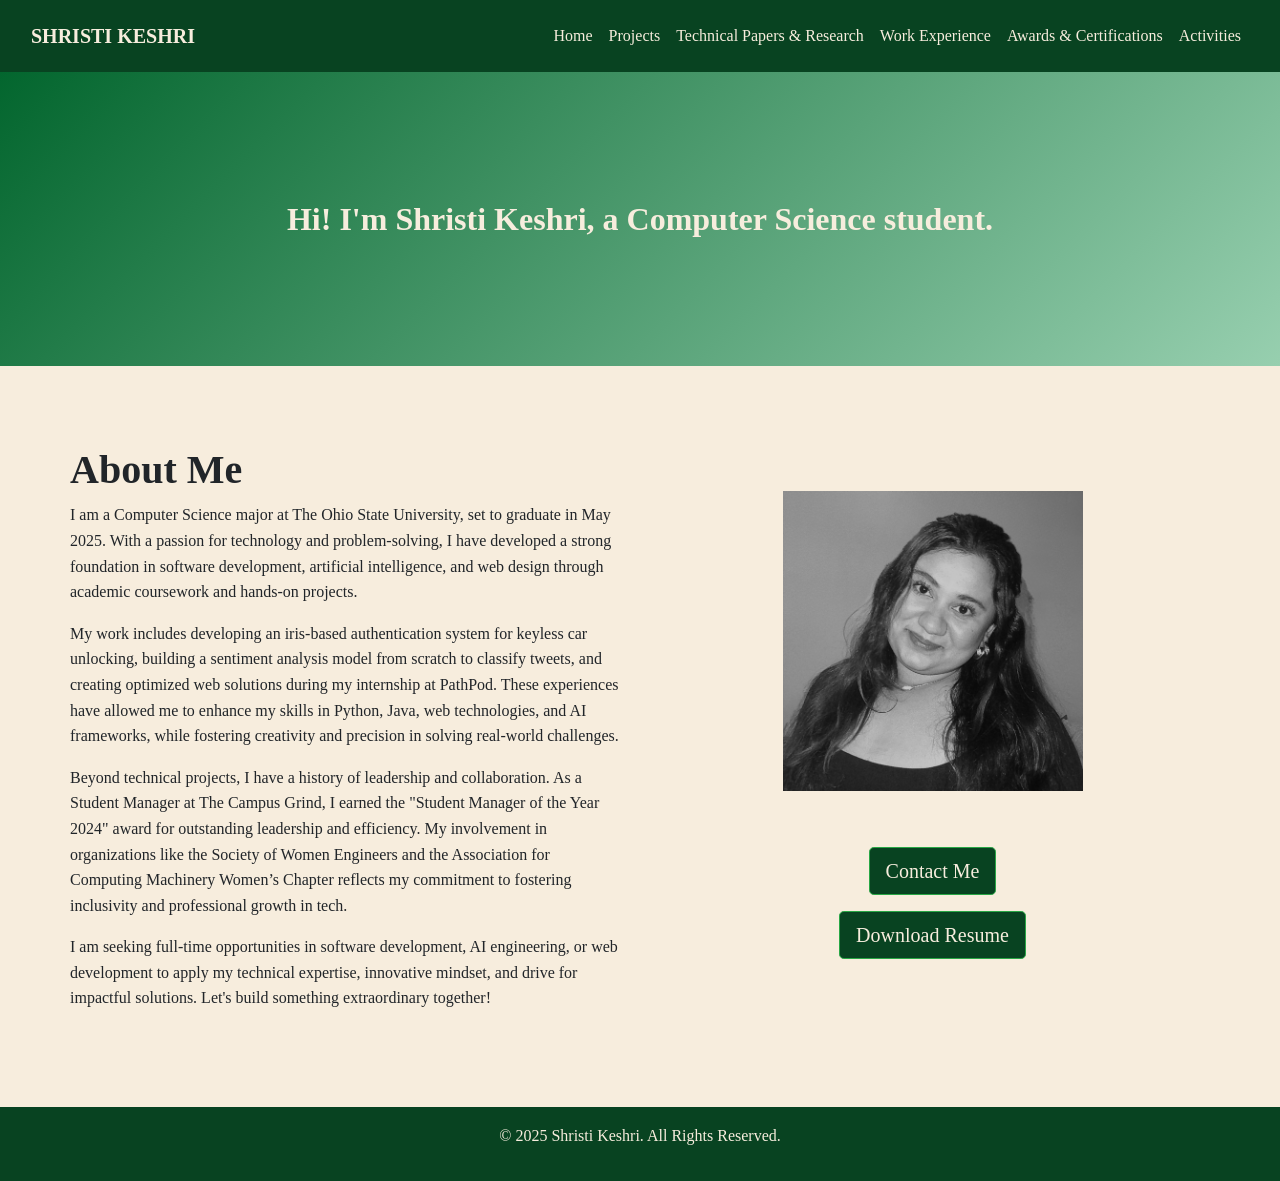
<file: index.html>
<!DOCTYPE html>
<html lang="en">
<head>
    <meta charset="UTF-8">
    <meta name="viewport" content="width=device-width, initial-scale=1.0">
    <title>Portfolio - Shristi Keshri</title>

    <!-- Bootstrap CSS -->
    <link href="https://stackpath.bootstrapcdn.com/bootstrap/4.5.2/css/bootstrap.min.css" rel="stylesheet">

    <!-- Font Awesome -->
    <link href="https://cdnjs.cloudflare.com/ajax/libs/font-awesome/5.15.3/css/all.min.css" rel="stylesheet">

    <!-- Custom CSS -->
    <link rel="stylesheet" href="style.css">
</head>
<body style="background-color: #f7eddd;">
    <!-- Navbar -->
    <nav class="navbar navbar-expand-lg navbar-dark" style="background-color: #084321;">
        <div class="container-fluid">
            <a class="navbar-brand" href="index.html">SHRISTI KESHRI</a>
            <button class="navbar-toggler" type="button" data-bs-toggle="collapse" data-bs-target="#navbarNav" aria-controls="navbarNav" aria-expanded="false" aria-label="Toggle navigation">
                <span class="navbar-toggler-icon"></span>
            </button>
            <div class="collapse navbar-collapse justify-content-end" id="navbarNav">
                <ul class="navbar-nav">
                    <li class="nav-item"><a class="nav-link" href="index.html">Home</a></li>
                    <li class="nav-item"><a class="nav-link" href="projects.html">Projects</a></li>
                    <li class="nav-item"><a class="nav-link" href="technical.html">Technical Papers & Research</a></li>
                    <li class="nav-item"><a class="nav-link" href="work-experience.html">Work Experience</a></li>
                    <li class="nav-item"><a class="nav-link" href="awards-certifications.html">Awards & Certifications</a></li>
                    <li class="nav-item"><a class="nav-link" href="activities.html">Activities</a></li>
                </ul>
            </div>
        </div>
    </nav>

    <!-- Header -->
    <header class="text-white text-center py-5">
        <h2>Hi! I'm Shristi Keshri, a Computer Science student.</h2>
    </header>

    <!-- About Section -->
    <section id="about" class="container my-5">
        <div class="row align-items-center">
            <!-- Left Column: About Me Text -->
            <div class="col-md-6">
         <h1><b>About Me</b></h1>
         <p>
            I am a Computer Science major at The Ohio State University, set to graduate in May 2025. 
            With a passion for technology and problem-solving, I have developed a strong foundation in software development, 
            artificial intelligence, and web design through academic coursework and hands-on projects.
        </p>
         <p>
            My work includes developing an iris-based authentication system for keyless car unlocking, 
            building a sentiment analysis model from scratch to classify tweets, and creating optimized web solutions 
            during my internship at PathPod. These experiences have allowed me to enhance my skills in Python, Java, web 
            technologies, and AI frameworks, while fostering creativity and precision in solving real-world challenges.
        </p>
        <p>
            Beyond technical projects, I have a history of leadership and collaboration. As a 
            Student Manager at The Campus Grind, I earned the "Student Manager of the Year 2024" 
            award for outstanding leadership and efficiency. My involvement in organizations like the 
            Society of Women Engineers and the Association for Computing Machinery Women’s Chapter reflects my 
            commitment to fostering inclusivity and professional growth in tech.
        </p>
        <p>
            I am seeking full-time opportunities in software development, AI engineering, or web development 
            to apply my technical expertise, innovative mindset, and drive for impactful solutions. Let's build something extraordinary together!
        </p>
        </div>

        <!-- Right Column: Profile Photo -->
        <div class="col-md-6 text-center">
            <img src="images/portrait.jpg" alt="Shristi Keshri" class="profile-photo">

            <!-- Contact and Resume Section -->
            <section id="contact-resume" class="my-4">
                <div class="row justify-content-center">
                    <!-- Contact Button -->
                    <div class="col-12 mb-3">
                        <a href="mailto:shristikeshri2110@gmail.com" class="btn btn-success btn-lg w-70">Contact Me</a>
                    </div>
                    <!-- Download Resume Button -->
                    <div class="col-12">
                        <a href="ShristiKeshri_Resume.pdf" download="ShristiKeshri_Resume.pdf" class="btn btn-success btn-lg w-70">Download Resume</a>
                    </div>
                </div>
            </section>
        </div>
        </div>
    </section>

    <!-- Footer -->
    <footer class="text-center py-3">
        <p>&copy; 2025 Shristi Keshri. All Rights Reserved.</p>
    </footer>

    <!-- Bootstrap JS and dependencies -->
    <script src="https://code.jquery.com/jquery-3.5.1.slim.min.js"></script>
    <script src="https://cdn.jsdelivr.net/npm/@popperjs/core@2.9.3/dist/umd/popper.min.js"></script>
    <script src="https://stackpath.bootstrapcdn.com/bootstrap/4.5.2/js/bootstrap.min.js"></script>
    <script src="https://cdn.jsdelivr.net/npm/@popperjs/core@2.11.6/dist/umd/popper.min.js"></script>
    <script src="https://cdn.jsdelivr.net/npm/bootstrap@5.1.3/dist/js/bootstrap.min.js"></script>
    <!-- Custom JS -->
    <script src="script.js"></script>
</body>
</html>
</file>
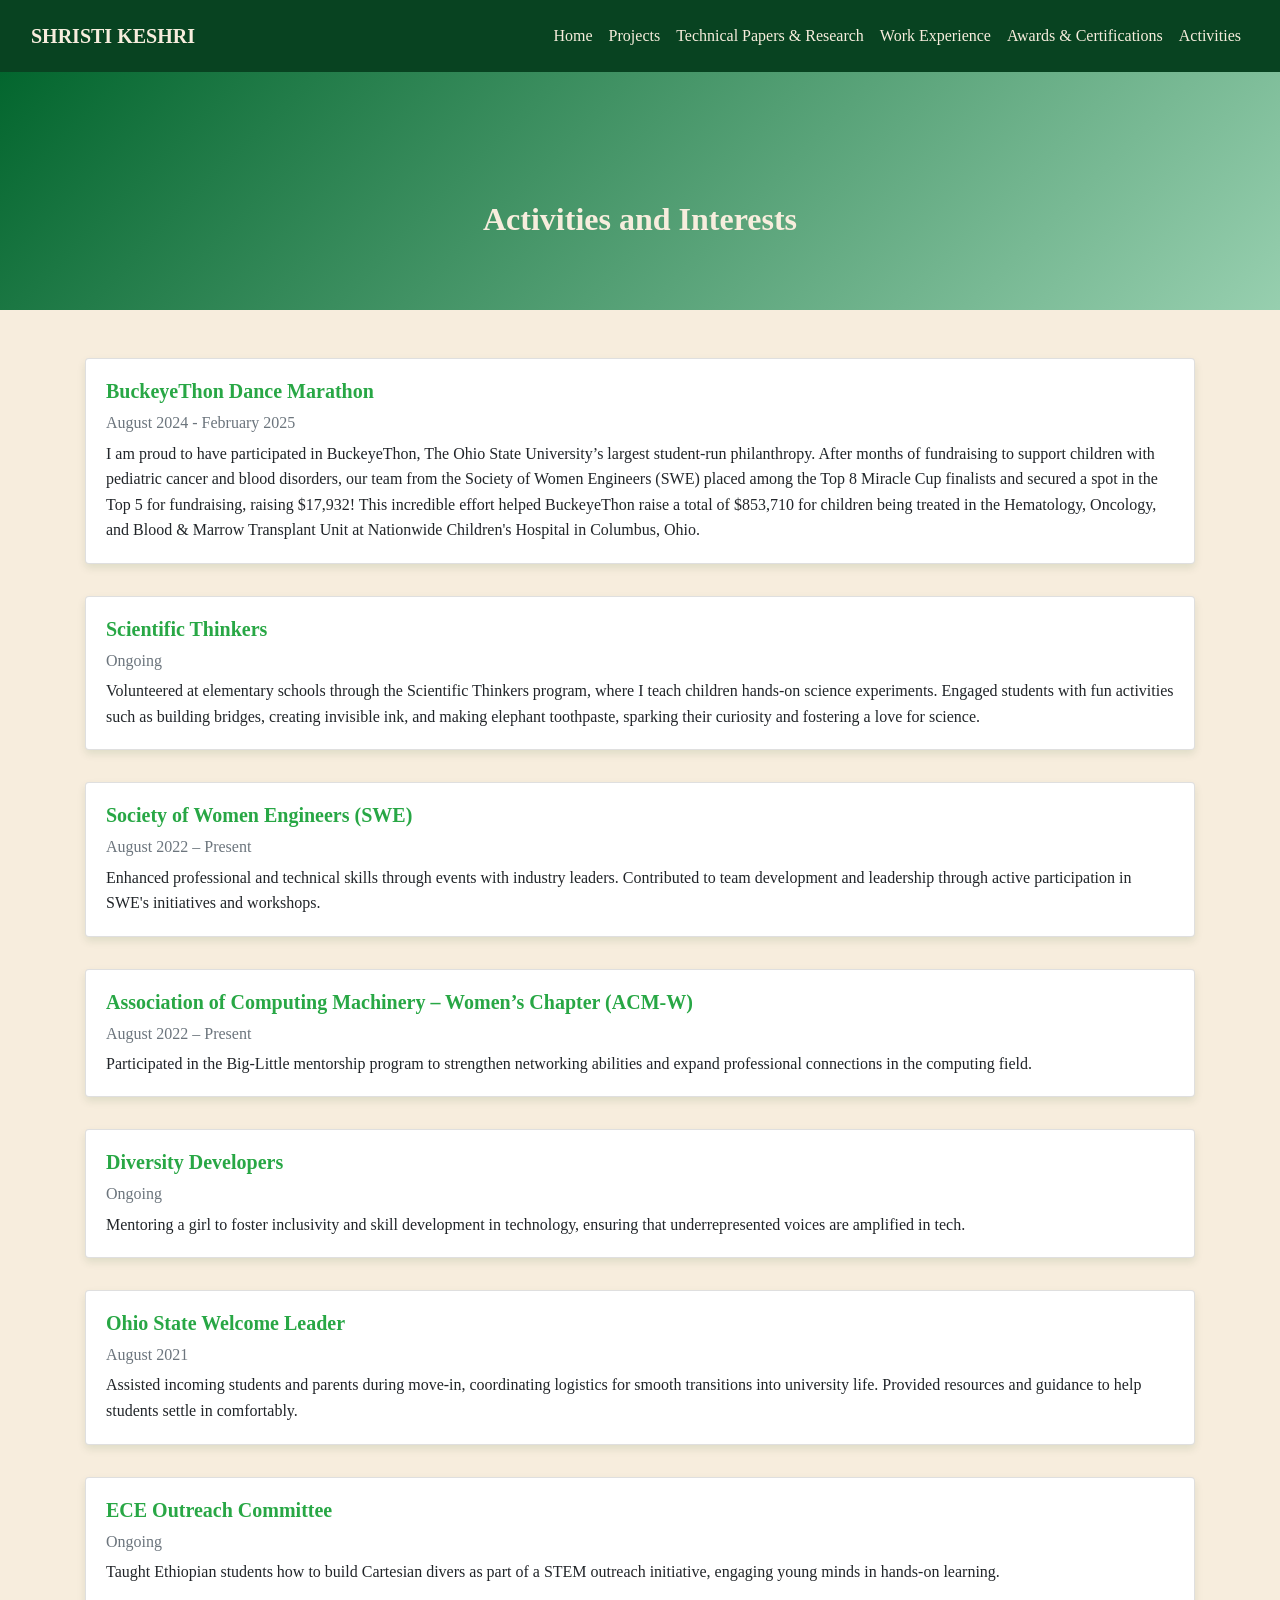
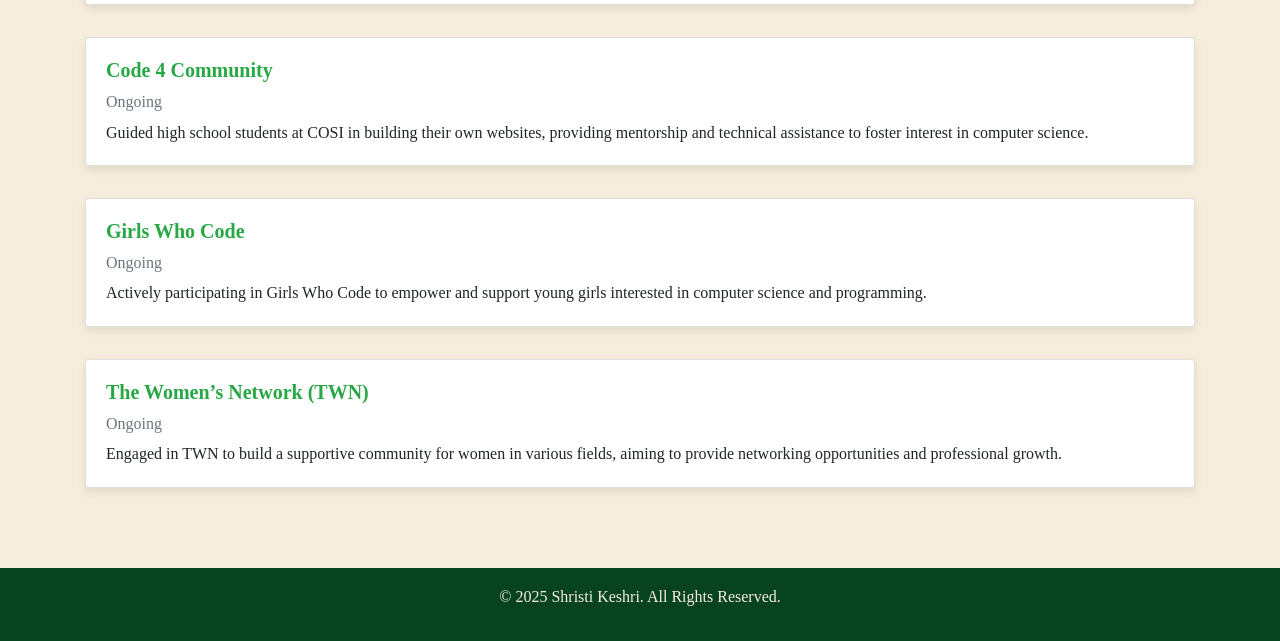
<file: activities.html>
<!-- Similar to the projects.html, you can structure the volunteering.html page similarly, with your details -->
<!DOCTYPE html>
<html lang="en">
<head>
    <meta charset="UTF-8">
    <meta name="viewport" content="width=device-width, initial-scale=1.0">
    <title>Projects - Shristi Keshri</title>

    <!-- Google Fonts -->
    <link href="https://fonts.googleapis.com/css2?family=Roboto:wght@400;700&display=swap" rel="stylesheet">

    <!-- Bootstrap CSS -->
    <link href="https://stackpath.bootstrapcdn.com/bootstrap/4.5.2/css/bootstrap.min.css" rel="stylesheet">

    <!-- Font Awesome -->
    <link href="https://cdnjs.cloudflare.com/ajax/libs/font-awesome/5.15.3/css/all.min.css" rel="stylesheet">

    <!-- Custom CSS -->
    <link rel="stylesheet" href="style.css">
</head>
<body style="background-color: #f7eddd;"> <!-- Light beige background -->
    <!-- Navbar -->
    <nav class="navbar navbar-expand-lg navbar-dark" style="background-color: #084321;">
        <div class="container-fluid">
            <a class="navbar-brand" href="index.html">SHRISTI KESHRI</a>
            <button class="navbar-toggler" type="button" data-bs-toggle="collapse" data-bs-target="#navbarNav" aria-controls="navbarNav" aria-expanded="false" aria-label="Toggle navigation">
                <span class="navbar-toggler-icon"></span>
            </button>
            <div class="collapse navbar-collapse justify-content-end" id="navbarNav">
                <ul class="navbar-nav">
                    <li class="nav-item"><a class="nav-link" href="index.html">Home</a></li>
                    <li class="nav-item"><a class="nav-link" href="projects.html">Projects</a></li>
                    <li class="nav-item"><a class="nav-link" href="technical.html">Technical Papers & Research</a></li>
                    <li class="nav-item"><a class="nav-link" href="work-experience.html">Work Experience</a></li>
                    <li class="nav-item"><a class="nav-link" href="awards-certifications.html">Awards & Certifications</a></li>
                    <li class="nav-item"><a class="nav-link" href="activities.html">Activities</a></li>
                </ul>
            </div>
        </div>
    </nav>

<!-- Volunteering Section -->
<header><h2 class="text-center mb-4">Activities and Interests</h2></header>

    <section id="papers" class="container my-5">    
        <div class="row">
            <!-- Paper 1 -->
            <div class="col-12 mb-3">
                <div class="card mb-3">
                    <div class="card-body">
                        <h5 class="card-title text-success">BuckeyeThon Dance Marathon</h5>
                        <h6 class="card-date text-muted">August 2024 - February 2025</h6> <!-- Project Date -->
                        <p class="card-text">I am proud to have participated in BuckeyeThon, The Ohio State University’s largest student-run philanthropy. 
                            After months of fundraising to support children with pediatric cancer and blood disorders, our team from the Society of Women Engineers (SWE) 
                            placed among the Top 8 Miracle Cup finalists and secured a spot in the Top 5 for fundraising, raising $17,932! This incredible effort helped 
                            BuckeyeThon raise a total of $853,710 for children being treated in the Hematology, Oncology, and Blood & Marrow Transplant Unit at Nationwide 
                            Children's Hospital in Columbus, Ohio.
                        </p>
                    </div>
                </div>
            </div>

            <!-- Scientific Thinkers Volunteering -->
            <div class="col-12 mb-3">
                <div class="card mb-3">
                    <div class="card-body">
                        <h5 class="card-title text-success">Scientific Thinkers</h5>
                        <h6 class="card-date text-muted">Ongoing</h6>
                        <p class="card-text">Volunteered at elementary schools through the Scientific Thinkers program, where I teach children hands-on science experiments. 
                            Engaged students with fun activities such as building bridges, creating invisible ink, and making elephant toothpaste, sparking their curiosity 
                            and fostering a love for science.
                        </p>
                    </div>
                </div>
            </div>
            
            
                <!-- Society of Women Engineers (SWE) -->
                <div class="col-12 mb-3">
                    <div class="card mb-3">
                        <div class="card-body">
                            <h5 class="card-title text-success">Society of Women Engineers (SWE)</h5>
                            <h6 class="card-date text-muted">August 2022 – Present</h6>
                            <p class="card-text">Enhanced professional and technical skills through events with industry leaders. Contributed to team development and leadership 
                                through active participation in SWE's initiatives and workshops.
                            </p>
                        </div>
                    </div>
                </div>
            
                <!-- Association of Computing Machinery – Women’s Chapter (ACM-W) -->
                <div class="col-12 mb-3">
                    <div class="card mb-3">
                        <div class="card-body">
                            <h5 class="card-title text-success">Association of Computing Machinery – Women’s Chapter (ACM-W)</h5>
                            <h6 class="card-date text-muted">August 2022 – Present</h6>
                            <p class="card-text">Participated in the Big-Little mentorship program to strengthen networking abilities and expand professional connections in 
                                the computing field. 
                            </p>
                        </div>
                    </div>
                </div>
            
                <!-- Diversity Developers -->
                <div class="col-12 mb-3">
                    <div class="card mb-3">
                        <div class="card-body">
                            <h5 class="card-title text-success">Diversity Developers</h5>
                            <h6 class="card-date text-muted">Ongoing</h6>
                            <p class="card-text">Mentoring a girl to foster inclusivity and skill development in technology, ensuring that underrepresented voices are amplified 
                                in tech.
                            </p>
                        </div>
                    </div>
                </div>
            
                <!-- Ohio State Welcome Leader -->
                <div class="col-12 mb-3">
                    <div class="card mb-3">
                        <div class="card-body">
                            <h5 class="card-title text-success">Ohio State Welcome Leader</h5>
                            <h6 class="card-date text-muted">August 2021</h6>
                            <p class="card-text">Assisted incoming students and parents during move-in, coordinating logistics for smooth transitions into university life. 
                                Provided resources and guidance to help students settle in comfortably.
                            </p>
                        </div>
                    </div>
                </div>
            
                <!-- ECE Outreach Committee -->
                <div class="col-12 mb-3">
                    <div class="card mb-3">
                        <div class="card-body">
                            <h5 class="card-title text-success">ECE Outreach Committee</h5>
                            <h6 class="card-date text-muted">Ongoing</h6>
                            <p class="card-text">Taught Ethiopian students how to build Cartesian divers as part of a STEM outreach initiative, engaging young minds in hands-on learning.
                            </p>
                        </div>
                    </div>
                </div>
            
                <!-- Code 4 Community -->
                <div class="col-12 mb-3">
                    <div class="card mb-3">
                        <div class="card-body">
                            <h5 class="card-title text-success">Code 4 Community</h5>
                            <h6 class="card-date text-muted">Ongoing</h6>
                            <p class="card-text">Guided high school students at COSI in building their own websites, providing mentorship and technical assistance to 
                                foster interest in computer science.
                            </p>
                        </div>
                    </div>
                </div>
            
                <!-- Girls Who Code -->
                <div class="col-12 mb-3">
                    <div class="card mb-3">
                        <div class="card-body">
                            <h5 class="card-title text-success">Girls Who Code</h5>
                            <h6 class="card-date text-muted">Ongoing</h6>
                            <p class="card-text">Actively participating in Girls Who Code to empower and support young girls interested in computer science and programming.
                            </p>
                        </div>
                    </div>
                </div>
            
                <!-- The Women’s Network (TWN) -->
                <div class="col-12 mb-3">
                    <div class="card mb-3">
                        <div class="card-body">
                            <h5 class="card-title text-success">The Women’s Network (TWN)</h5>
                            <h6 class="card-date text-muted">Ongoing</h6>
                            <p class="card-text">Engaged in TWN to build a supportive community for women in various fields, aiming to provide networking opportunities and professional growth.
                            </p>
                        </div>
                    </div>
                </div>
            </div>            

    </section>

    <!-- Footer -->
    <footer class="text-center py-3">
        <p>&copy; 2025 Shristi Keshri. All Rights Reserved.</p>
    </footer>

    <!-- Bootstrap JS and dependencies -->
    <script src="https://code.jquery.com/jquery-3.5.1.slim.min.js"></script>
    <script src="https://cdn.jsdelivr.net/npm/@popperjs/core@2.9.3/dist/umd/popper.min.js"></script>
    <script src="https://stackpath.bootstrapcdn.com/bootstrap/4.5.2/js/bootstrap.min.js"></script>
    <script src="https://cdn.jsdelivr.net/npm/@popperjs/core@2.11.6/dist/umd/popper.min.js"></script>
    <script src="https://cdn.jsdelivr.net/npm/bootstrap@5.1.3/dist/js/bootstrap.min.js"></script>


    <!-- Custom JS -->
    <script src="script.js"></script>
</body>
</html>
</file>
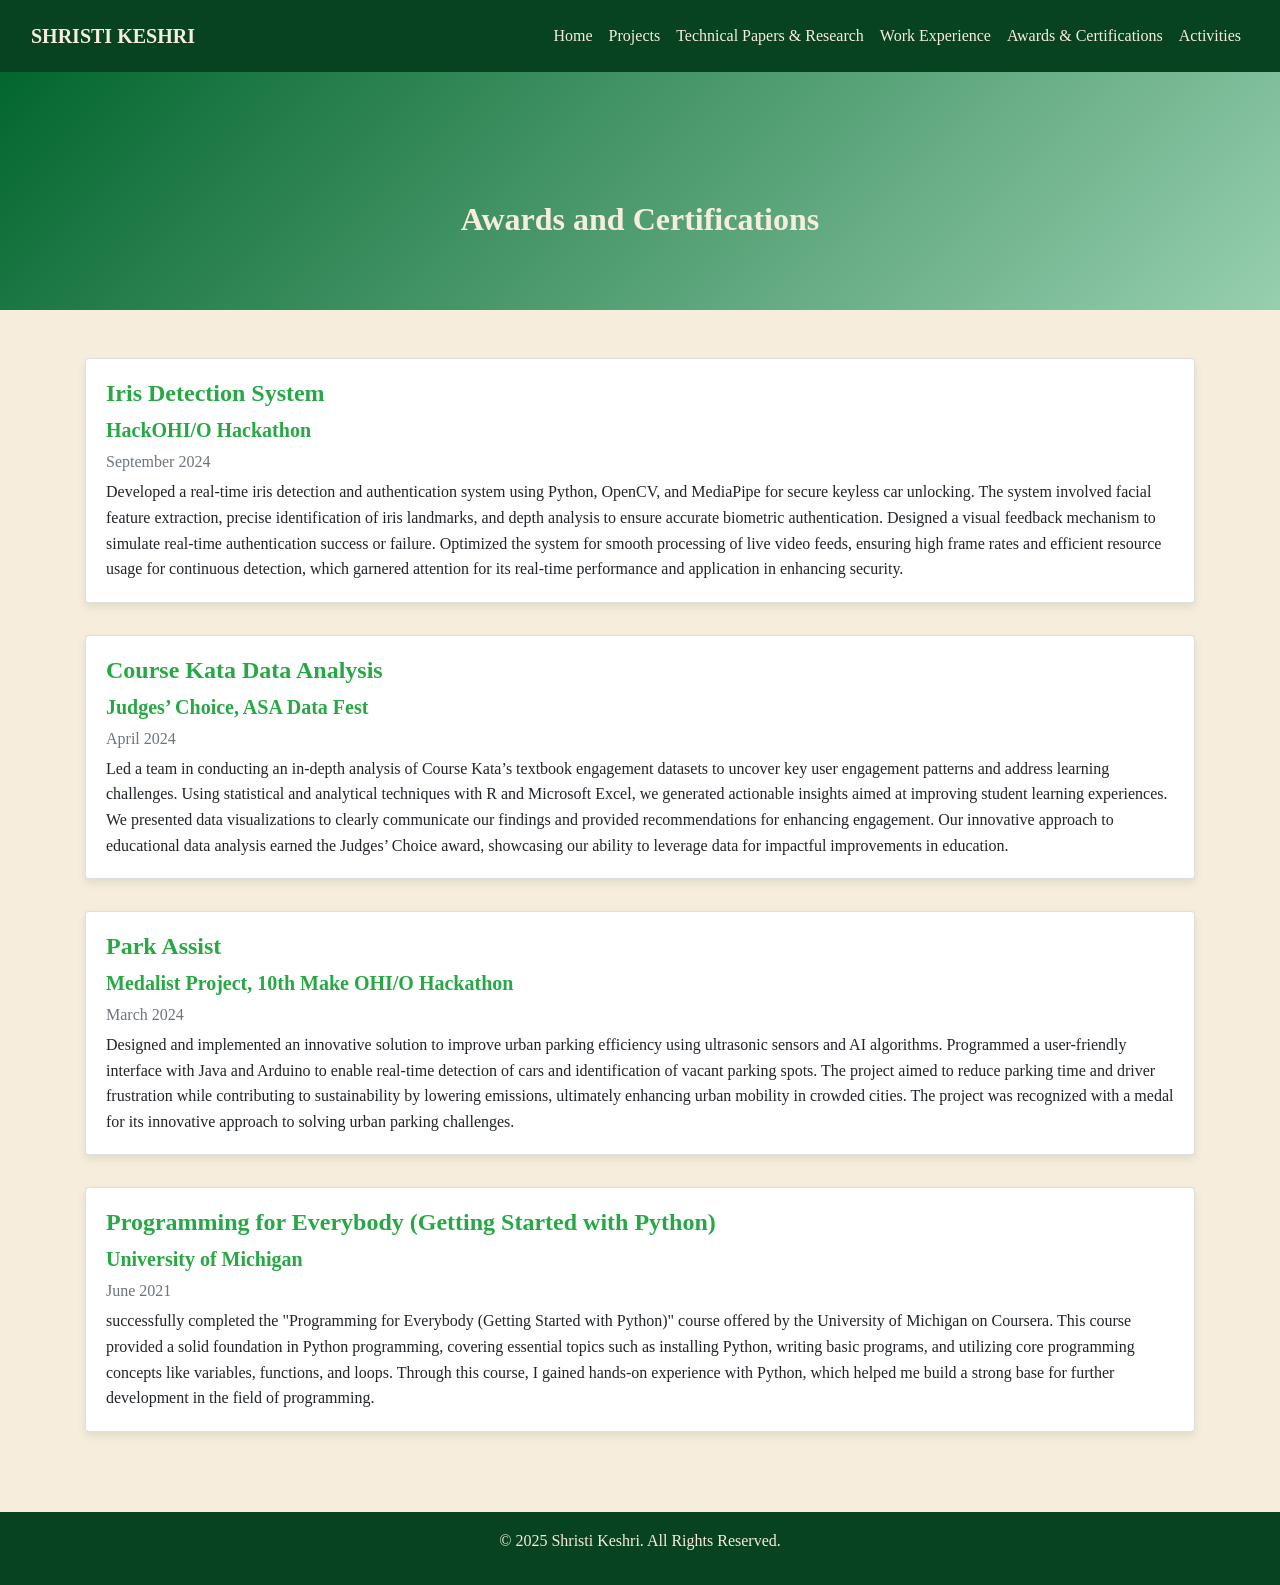
<file: awards-certifications.html>
<!-- Similar to the projects.html, you can structure the awards-certifications.html page similarly, with your details -->
<!DOCTYPE html>
<html lang="en">
<head>
    <meta charset="UTF-8">
    <meta name="viewport" content="width=device-width, initial-scale=1.0">
    <title>Projects - Shristi Keshri</title>

    <!-- Google Fonts -->
    <link href="https://fonts.googleapis.com/css2?family=Roboto:wght@400;700&display=swap" rel="stylesheet">

    <!-- Bootstrap CSS -->
    <link href="https://stackpath.bootstrapcdn.com/bootstrap/4.5.2/css/bootstrap.min.css" rel="stylesheet">

    <!-- Font Awesome -->
    <link href="https://cdnjs.cloudflare.com/ajax/libs/font-awesome/5.15.3/css/all.min.css" rel="stylesheet">

    <!-- Custom CSS -->
    <link rel="stylesheet" href="style.css">
</head>
<body style="background-color: #f7eddd;"> <!-- Light beige background -->
    <!-- Navbar -->
    <nav class="navbar navbar-expand-lg navbar-dark" style="background-color: #084321;">
        <div class="container-fluid">
            <a class="navbar-brand" href="index.html">SHRISTI KESHRI</a>
            <button class="navbar-toggler" type="button" data-bs-toggle="collapse" data-bs-target="#navbarNav" aria-controls="navbarNav" aria-expanded="false" aria-label="Toggle navigation">
                <span class="navbar-toggler-icon"></span>
            </button>
            <div class="collapse navbar-collapse justify-content-end" id="navbarNav">
                <ul class="navbar-nav">
                    <li class="nav-item"><a class="nav-link" href="index.html">Home</a></li>
                    <li class="nav-item"><a class="nav-link" href="projects.html">Projects</a></li>
                    <li class="nav-item"><a class="nav-link" href="technical.html">Technical Papers & Research</a></li>
                    <li class="nav-item"><a class="nav-link" href="work-experience.html">Work Experience</a></li>
                    <li class="nav-item"><a class="nav-link" href="awards-certifications.html">Awards & Certifications</a></li>
                    <li class="nav-item"><a class="nav-link" href="activities.html">Activities</a></li>
                </ul>
            </div>
        </div>
    </nav>

<!-- Awards and Certifications Section -->
<header><h2 class="text-center mb-4">Awards and Certifications</h2></header>
<section id="papers" class="container my-5">    
    <div class="row">
        
    <!-- Award 1 -->
    <div class="col-12 mb-3">
        <div class="card mb-3">
            <div class="card-body">
                <h4 class="card-title text-success">Iris Detection System</h4>
                <h5 class="card-title text-success">HackOHI/O Hackathon</h5>
                <h6 class="card-date text-muted">September 2024</h6> 
                <p class="card-text">Developed a real-time iris detection and authentication system using Python, OpenCV, and MediaPipe for secure keyless 
                    car unlocking. The system involved facial feature extraction, precise identification of iris landmarks, and depth analysis to ensure 
                    accurate biometric authentication. Designed a visual feedback mechanism to simulate real-time authentication success or failure. 
                    Optimized the system for smooth processing of live video feeds, ensuring high frame rates and efficient resource usage for continuous 
                    detection, which garnered attention for its real-time performance and application in enhancing security.</p>
            </div>
        </div>
    </div>

    <!-- Award 2 -->
    <div class="col-12 mb-3">
        <div class="card mb-3">
            <div class="card-body">
                <h4 class="card-title text-success">Course Kata Data Analysis</h4>
                <h5 class="card-title text-success">Judges’ Choice, ASA Data Fest  </h5>
                <h6 class="card-date text-muted">April 2024</h6> 
                <p class="card-text">Led a team in conducting an in-depth analysis of Course Kata’s textbook engagement datasets to uncover key user engagement 
                    patterns and address learning challenges. Using statistical and analytical techniques with R and Microsoft Excel, we generated actionable 
                    insights aimed at improving student learning experiences. We presented data visualizations to clearly communicate our findings and provided 
                    recommendations for enhancing engagement. Our innovative approach to educational data analysis earned the Judges’ Choice award, showcasing our 
                    ability to leverage data for impactful improvements in education.</p>
            </div>
        </div>
    </div>

    <!-- Award 3 -->
    <div class="col-12 mb-3">
        <div class="card mb-3">
            <div class="card-body">
                <h4 class="card-title text-success">Park Assist</h4>
                <h5 class="card-title text-success">Medalist Project, 10th Make OHI/O Hackathon</h5>
                <h6 class="card-date text-muted">March 2024</h6> 
                <p class="card-text">Designed and implemented an innovative solution to improve urban parking efficiency using ultrasonic sensors and 
                    AI algorithms. Programmed a user-friendly interface with Java and Arduino to enable real-time detection of cars and identification 
                    of vacant parking spots. The project aimed to reduce parking time and driver frustration while contributing to sustainability by 
                    lowering emissions, ultimately enhancing urban mobility in crowded cities. The project was recognized with a medal for its innovative 
                    approach to solving urban parking challenges.</p>
            </div>
        </div>
    </div>

    <!-- Certificate 1 -->
    <div class="col-12 mb-3">
        <div class="card mb-3">
            <div class="card-body">
                <h4 class="card-title text-success">Programming for Everybody (Getting Started with Python)</h4>
                <h5 class="card-title text-success">University of Michigan</h5>
                <h6 class="card-date text-muted">June 2021</h6> 
                <p class="card-text"> successfully completed the "Programming for Everybody (Getting Started with Python)" course offered by the University of 
                    Michigan on Coursera. This course provided a solid foundation in Python programming, covering essential topics such as installing Python, 
                    writing basic programs, and utilizing core programming concepts like variables, functions, and loops. Through this course, I gained hands-on 
                    experience with Python, which helped me build a strong base for further development in the field of programming.</p>
            </div>
        </div>
    </div>

</section>
<!-- Footer -->
<footer class="text-center py-3">
    <p>&copy; 2025 Shristi Keshri. All Rights Reserved.</p>
</footer>

<!-- Bootstrap JS and dependencies -->
<script src="https://code.jquery.com/jquery-3.5.1.slim.min.js"></script>
<script src="https://cdn.jsdelivr.net/npm/@popperjs/core@2.9.3/dist/umd/popper.min.js"></script>
<script src="https://stackpath.bootstrapcdn.com/bootstrap/4.5.2/js/bootstrap.min.js"></script>
<script src="https://cdn.jsdelivr.net/npm/@popperjs/core@2.11.6/dist/umd/popper.min.js"></script>
<script src="https://cdn.jsdelivr.net/npm/bootstrap@5.1.3/dist/js/bootstrap.min.js"></script>

<!-- Custom JS -->
<script src="script.js"></script>
</body>
</html>
</file>
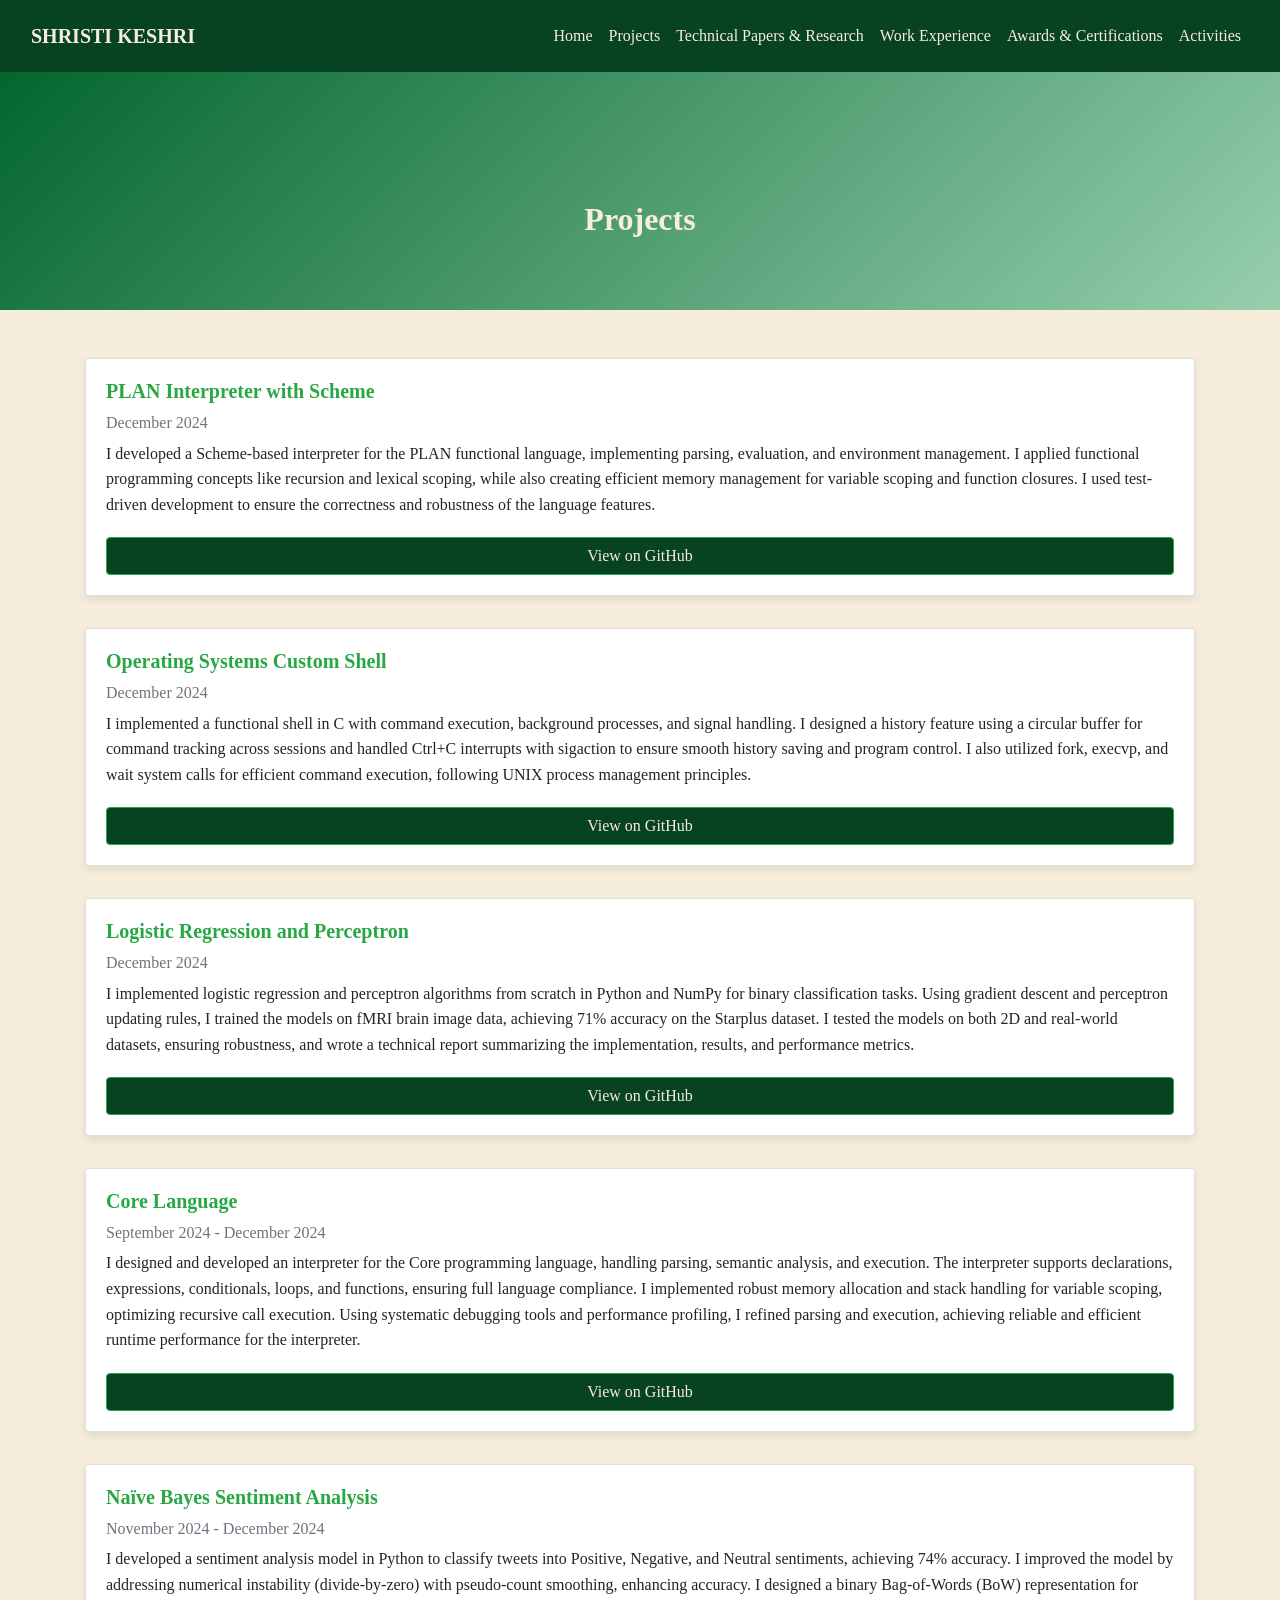
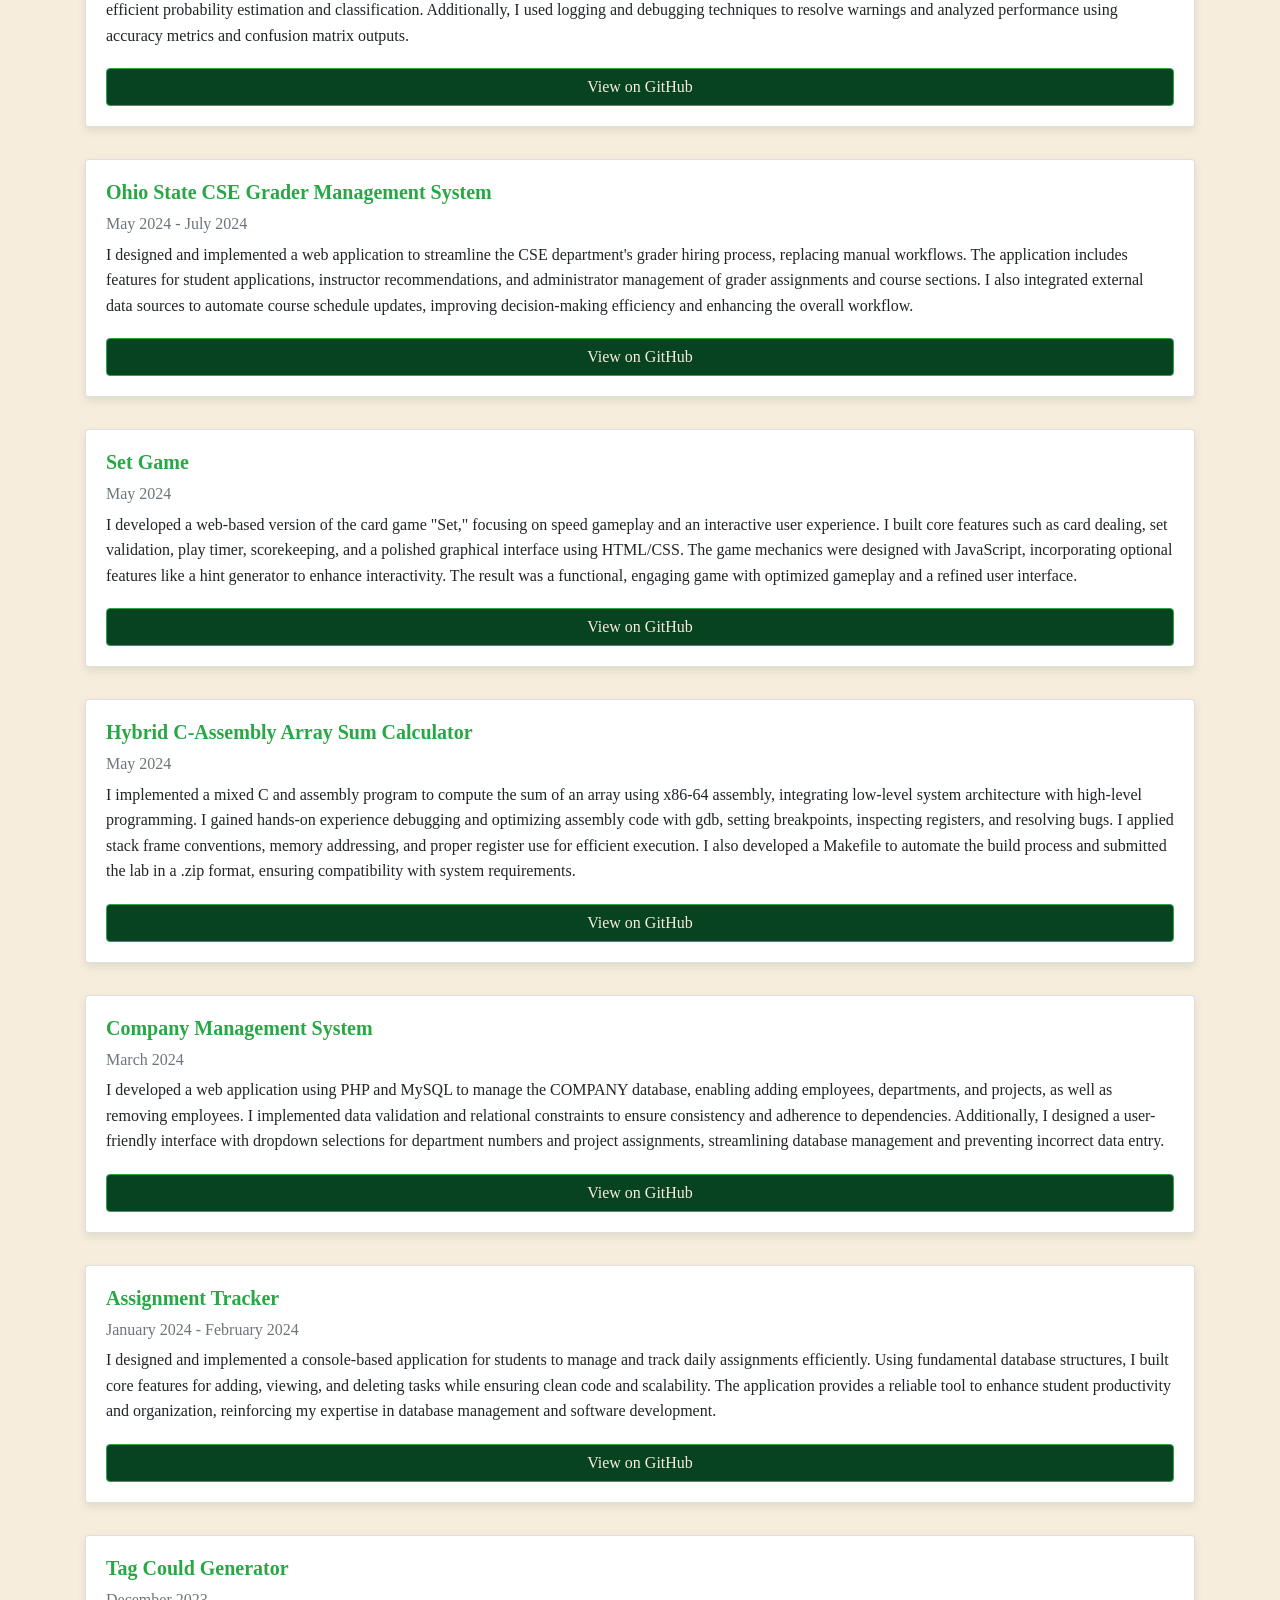
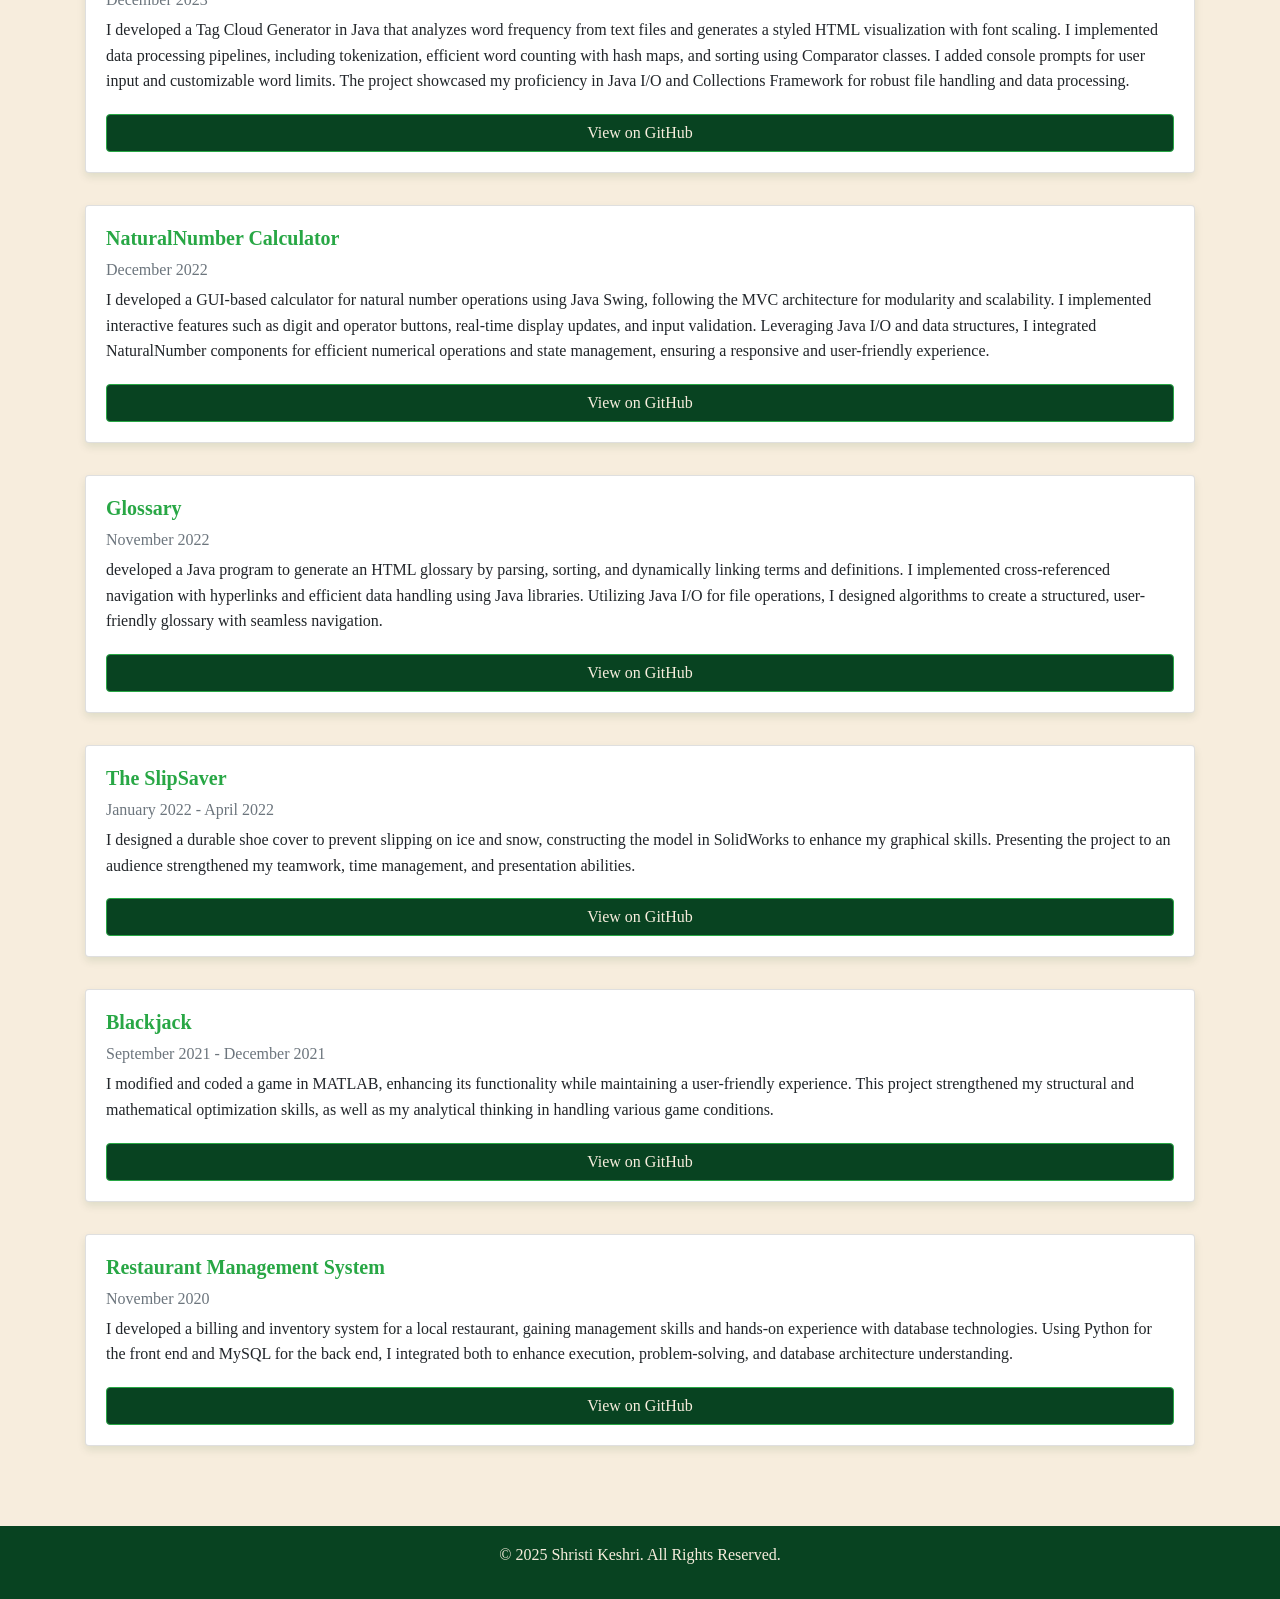
<file: projects.html>
<!DOCTYPE html>
<html lang="en">
<head>
    <meta charset="UTF-8">
    <meta name="viewport" content="width=device-width, initial-scale=1.0">
    <title>Projects - Shristi Keshri</title>

    <!-- Google Fonts -->
    <link href="https://fonts.googleapis.com/css2?family=Roboto:wght@400;700&display=swap" rel="stylesheet">

    <!-- Bootstrap CSS -->
    <link href="https://stackpath.bootstrapcdn.com/bootstrap/4.5.2/css/bootstrap.min.css" rel="stylesheet">

    <!-- Font Awesome -->
    <link href="https://cdnjs.cloudflare.com/ajax/libs/font-awesome/5.15.3/css/all.min.css" rel="stylesheet">

    <!-- Custom CSS -->
    <link rel="stylesheet" href="style.css">
</head>
<body style="background-color: #f7eddd;"> <!-- Light beige background -->
   <!-- Navbar -->
   <nav class="navbar navbar-expand-lg navbar-dark" style="background-color: #084321;">
    <div class="container-fluid">
        <a class="navbar-brand" href="index.html">SHRISTI KESHRI</a>
        <button class="navbar-toggler" type="button" data-bs-toggle="collapse" data-bs-target="#navbarNav" aria-controls="navbarNav" aria-expanded="false" aria-label="Toggle navigation">
            <span class="navbar-toggler-icon"></span>
        </button>
        <div class="collapse navbar-collapse justify-content-end" id="navbarNav">
            <ul class="navbar-nav">
                <li class="nav-item"><a class="nav-link" href="index.html">Home</a></li>
                <li class="nav-item"><a class="nav-link" href="projects.html">Projects</a></li>
                <li class="nav-item"><a class="nav-link" href="technical.html">Technical Papers & Research</a></li>
                <li class="nav-item"><a class="nav-link" href="work-experience.html">Work Experience</a></li>
                <li class="nav-item"><a class="nav-link" href="awards-certifications.html">Awards & Certifications</a></li>
                <li class="nav-item"><a class="nav-link" href="activities.html">Activities</a></li>
            </ul>
        </div>
    </div>
</nav>
    <!-- Projects Section -->
    <header><h2 class="text-center mb-4">Projects</h2></header>
    <section id="projects" class="container my-5">    
        <div class="row">
            <!-- Project 1 -->
            <div class="col-12 mb-3">
                <div class="card mb-3">
                    <div class="card-body">
                        <h5 class="card-title text-success">PLAN Interpreter with Scheme</h5>
                        <h6 class="card-date text-muted">December 2024</h6> <!-- Project Date -->
                        <p class="card-text">I developed a Scheme-based interpreter for the PLAN functional language, implementing parsing, evaluation, and environment management. 
                            I applied functional programming concepts like recursion and lexical scoping, while also creating efficient memory management for variable scoping 
                            and function closures. I used test-driven development to ensure the correctness and robustness of the language features.</p>
                        <a href="https://github.com/yourusername/project1" class="btn btn-success">View on GitHub</a>
                    </div>
                </div>
            </div>

            <!-- Project 2 -->
            <div class="col-12 mb-3">
                <div class="card mb-3">
                    <div class="card-body">
                        <h5 class="card-title text-success">Operating Systems Custom Shell</h5>
                        <h6 class="card-date text-muted">December 2024</h6> <!-- Project Date -->
                        <p class="card-text">I implemented a functional shell in C with command execution, background processes, and signal handling. I 
                            designed a history feature using a circular buffer for command tracking across sessions and handled Ctrl+C interrupts with 
                            sigaction to ensure smooth history saving and program control. I also utilized fork, execvp, 
                            and wait system calls for efficient command execution, following UNIX process management principles.</p>
                        <a href="https://github.com/yourusername/project2" class="btn btn-success">View on GitHub</a>
                    </div>
                </div>
            </div>

            <!-- Project 3 -->
            <div class="col-12 mb-3">
                <div class="card mb-3">
                    <div class="card-body">
                        <h5 class="card-title text-success">Logistic Regression and Perceptron</h5>
                        <h6 class="card-date text-muted">December 2024</h6> <!-- Project Date -->
                        <p class="card-text">I implemented logistic regression and perceptron algorithms from scratch in Python and NumPy for binary classification 
                            tasks. Using gradient descent and perceptron updating rules, I trained the models on fMRI brain image data, achieving 71% accuracy 
                            on the Starplus dataset. I tested the models on both 2D and real-world datasets, ensuring robustness, and wrote a technical report 
                            summarizing the implementation, results, and performance metrics.</p>
                        <a href="https://github.com/yourusername/project3" class="btn btn-success">View on GitHub</a>
                    </div>
                </div>
            </div>

            <!-- Project 4 -->
            <div class="col-12 mb-3">
                <div class="card mb-3">
                    <div class="card-body">
                        <h5 class="card-title text-success">Core Language</h5>
                        <h6 class="card-date text-muted">September 2024 - December 2024</h6> <!-- Project Date -->
                        <p class="card-text">I designed and developed an interpreter for the Core programming language, handling parsing, semantic analysis, 
                            and execution. The interpreter supports declarations, expressions, conditionals, loops, and functions, ensuring full language 
                            compliance. I implemented robust memory allocation and stack handling for variable scoping, optimizing recursive call execution. 
                            Using systematic debugging tools and performance profiling, I refined parsing and execution, achieving reliable and efficient 
                            runtime performance for the interpreter.</p>
                        <a href="https://github.com/yourusername/project3" class="btn btn-success">View on GitHub</a>
                    </div>
                </div>
            </div>

            <!-- Project 5 -->
            <div class="col-12 mb-3">
                <div class="card mb-3">
                    <div class="card-body">
                        <h5 class="card-title text-success">Naïve Bayes Sentiment Analysis</h5>
                        <h6 class="card-date text-muted">November 2024 - December 2024</h6> <!-- Project Date -->
                        <p class="card-text">I developed a sentiment analysis model in Python to classify tweets into Positive, Negative, and Neutral sentiments, 
                            achieving 74% accuracy. I improved the model by addressing numerical instability (divide-by-zero) with pseudo-count smoothing, 
                            enhancing accuracy. I designed a binary Bag-of-Words (BoW) representation for efficient probability estimation and classification. 
                            Additionally, I used logging and debugging techniques to resolve warnings and analyzed performance using accuracy metrics and 
                            confusion matrix outputs.</p>
                        <a href="https://github.com/yourusername/project3" class="btn btn-success">View on GitHub</a>
                    </div>
                </div>
            </div>

            <!-- Project 6 -->
            <div class="col-12 mb-3">
                <div class="card mb-3">
                    <div class="card-body">
                        <h5 class="card-title text-success">Ohio State CSE Grader Management System</h5>
                        <h6 class="card-date text-muted">May 2024 - July 2024</h6> <!-- Project Date -->
                        <p class="card-text">I designed and implemented a web application to streamline the CSE department's grader hiring process, 
                            replacing manual workflows. The application includes features for student applications, instructor recommendations, 
                            and administrator management of grader assignments and course sections. I also integrated external data sources to automate 
                            course schedule updates, improving decision-making efficiency and enhancing the overall workflow.</p>
                        <a href="https://github.com/yourusername/project3" class="btn btn-success">View on GitHub</a>
                    </div>
                </div>
            </div>

            <!-- Project 7 -->
            <div class="col-12 mb-3">
                <div class="card mb-3">
                    <div class="card-body">
                        <h5 class="card-title text-success">Set Game</h5>
                        <h6 class="card-date text-muted">May 2024</h6> <!-- Project Date -->
                        <p class="card-text">I developed a web-based version of the card game "Set," focusing on speed gameplay and an interactive user 
                            experience. I built core features such as card dealing, set validation, play timer, scorekeeping, and a polished graphical 
                            interface using HTML/CSS. The game mechanics were designed with JavaScript, incorporating optional features like a hint generator 
                            to enhance interactivity. The result was a functional, engaging game with optimized gameplay and a refined user interface.</p>
                        <a href="https://github.com/yourusername/project3" class="btn btn-success">View on GitHub</a>
                    </div>
                </div>
            </div>

            <!-- Project 8 -->
            <div class="col-12 mb-3">
                <div class="card mb-3">
                    <div class="card-body">
                        <h5 class="card-title text-success">Hybrid C-Assembly Array Sum Calculator</h5>
                        <h6 class="card-date text-muted">May 2024</h6> <!-- Project Date -->
                        <p class="card-text">I implemented a mixed C and assembly program to compute the sum of an array using x86-64 assembly, integrating 
                            low-level system architecture with high-level programming. I gained hands-on experience debugging and optimizing assembly code 
                            with gdb, setting breakpoints, inspecting registers, and resolving bugs. I applied stack frame conventions, memory addressing, 
                            and proper register use for efficient execution. I also developed a Makefile to automate the build process and submitted the lab 
                            in a .zip format, ensuring compatibility with system requirements.</p>
                        <a href="https://github.com/yourusername/project3" class="btn btn-success">View on GitHub</a>
                    </div>
                </div>
            </div>

            <!-- Project 9 -->
            <div class="col-12 mb-3">
                <div class="card mb-3">
                    <div class="card-body">
                        <h5 class="card-title text-success">Company Management System</h5>
                        <h6 class="card-date text-muted">March 2024</h6> <!-- Project Date -->
                        <p class="card-text">I developed a web application using PHP and MySQL to manage the COMPANY database, enabling adding employees, departments, and projects, 
                            as well as removing employees. I implemented data validation and relational constraints to ensure consistency and adherence to dependencies. Additionally, 
                            I designed a user-friendly interface with dropdown selections for department numbers and project assignments, streamlining database
                            management and preventing incorrect data entry.</p>
                        <a href="https://github.com/yourusername/project3" class="btn btn-success">View on GitHub</a>
                    </div>
                </div>
            </div>

            <!-- Project 10 -->
            <div class="col-12 mb-3">
                <div class="card mb-3">
                    <div class="card-body">
                        <h5 class="card-title text-success">Assignment Tracker</h5>
                        <h6 class="card-date text-muted">January 2024 - February 2024</h6> <!-- Project Date -->
                        <p class="card-text">I designed and implemented a console-based application for students to manage and track daily assignments efficiently. 
                            Using fundamental database structures, I built core features for adding, viewing, and deleting tasks while ensuring clean code and 
                            scalability. The application provides a reliable tool to enhance student productivity and organization, reinforcing my expertise 
                            in database management and software development.</p>
                        <a href="https://github.com/yourusername/project3" class="btn btn-success">View on GitHub</a>
                    </div>
                </div>
            </div>

            <!-- Project 11 -->
            <div class="col-12 mb-3">
                <div class="card mb-3">
                    <div class="card-body">
                        <h5 class="card-title text-success">Tag Could Generator</h5>
                        <h6 class="card-date text-muted">December 2023</h6> <!-- Project Date -->
                        <p class="card-text">I developed a Tag Cloud Generator in Java that analyzes word frequency from text files and generates a styled HTML visualization 
                            with font scaling. I implemented data processing pipelines, including tokenization, efficient word counting with hash maps, and 
                            sorting using Comparator classes. I added console prompts for user input and customizable word limits. The project showcased my proficiency 
                            in Java I/O and Collections Framework for robust file handling and data processing.</p>
                        <a href="https://github.com/yourusername/project3" class="btn btn-success">View on GitHub</a>
                    </div>
                </div>
            </div>

            <!-- Project 12 -->
            <div class="col-12 mb-3">
                <div class="card mb-3">
                    <div class="card-body">
                        <h5 class="card-title text-success">NaturalNumber Calculator</h5>
                        <h6 class="card-date text-muted">December 2022</h6> <!-- Project Date -->
                        <p class="card-text">I developed a GUI-based calculator for natural number operations using Java Swing, following the MVC architecture for modularity 
                            and scalability. I implemented interactive features such as digit and operator buttons, real-time display updates, and input validation. Leveraging 
                            Java I/O and data structures, I integrated NaturalNumber components for efficient numerical operations and state management, ensuring a 
                            responsive and user-friendly experience.</p>
                        <a href="https://github.com/yourusername/project3" class="btn btn-success">View on GitHub</a>
                    </div>
                </div>
            </div>

            <!-- Project 13 -->
            <div class="col-12 mb-3">
                <div class="card mb-3">
                    <div class="card-body">
                        <h5 class="card-title text-success">Glossary</h5>
                        <h6 class="card-date text-muted">November 2022</h6> <!-- Project Date -->
                        <p class="card-text"> developed a Java program to generate an HTML glossary by parsing, sorting, and dynamically linking terms and definitions. 
                            I implemented cross-referenced navigation with hyperlinks and efficient data handling using Java libraries. Utilizing Java I/O for file operations, 
                            I designed algorithms to create a structured, user-friendly glossary with seamless navigation.</p>
                        <a href="https://github.com/yourusername/project3" class="btn btn-success">View on GitHub</a>
                    </div>
                </div>
            </div>

            <!-- Project 14 -->
            <div class="col-12 mb-3">
                <div class="card mb-3">
                    <div class="card-body">
                        <h5 class="card-title text-success">The SlipSaver</h5>
                        <h6 class="card-date text-muted">January 2022 - April 2022</h6> <!-- Project Date -->
                        <p class="card-text">I designed a durable shoe cover to prevent slipping on ice and snow, constructing the model in SolidWorks to enhance my graphical 
                            skills. Presenting the project to an audience strengthened my teamwork, time management, and presentation abilities.</p>
                        <a href="https://github.com/yourusername/project3" class="btn btn-success">View on GitHub</a>
                    </div>
                </div>
            </div>

            <!-- Project 15 -->
            <div class="col-12 mb-3">
                <div class="card mb-3">
                    <div class="card-body">
                        <h5 class="card-title text-success">Blackjack</h5>
                        <h6 class="card-date text-muted">September 2021 - December 2021</h6> <!-- Project Date -->
                        <p class="card-text">I modified and coded a game in MATLAB, enhancing its functionality while maintaining a user-friendly experience. 
                            This project strengthened my structural and mathematical optimization skills, as well as my analytical 
                            thinking in handling various game conditions.</p>
                        <a href="https://github.com/yourusername/project3" class="btn btn-success">View on GitHub</a>
                    </div>
                </div>
            </div>

            <!-- Project 16 -->
            <div class="col-12 mb-3">
                <div class="card mb-3">
                    <div class="card-body">
                        <h5 class="card-title text-success">Restaurant Management System</h5>
                        <h6 class="card-date text-muted">November 2020</h6> <!-- Project Date -->
                        <p class="card-text">I developed a billing and inventory system for a local restaurant, gaining management skills and hands-on 
                            experience with database technologies. Using Python for the front end and MySQL for the back end, I integrated both to enhance 
                            execution, problem-solving, and database architecture understanding.</p>
                        <a href="https://github.com/yourusername/project3" class="btn btn-success">View on GitHub</a>
                    </div>
                </div>
            </div>
    </section>

    <!-- Footer -->
    <footer class="text-center py-3">
        <p>&copy; 2025 Shristi Keshri. All Rights Reserved.</p>
    </footer>

    <!-- Bootstrap JS and dependencies -->
    <script src="https://code.jquery.com/jquery-3.5.1.slim.min.js"></script>
    <script src="https://cdn.jsdelivr.net/npm/@popperjs/core@2.9.3/dist/umd/popper.min.js"></script>
    <script src="https://stackpath.bootstrapcdn.com/bootstrap/4.5.2/js/bootstrap.min.js"></script>
    <script src="https://cdn.jsdelivr.net/npm/@popperjs/core@2.11.6/dist/umd/popper.min.js"></script>
    <script src="https://cdn.jsdelivr.net/npm/bootstrap@5.1.3/dist/js/bootstrap.min.js"></script>
    <!-- Custom JS -->
    <script src="script.js"></script>
</body>
</html>
</file>
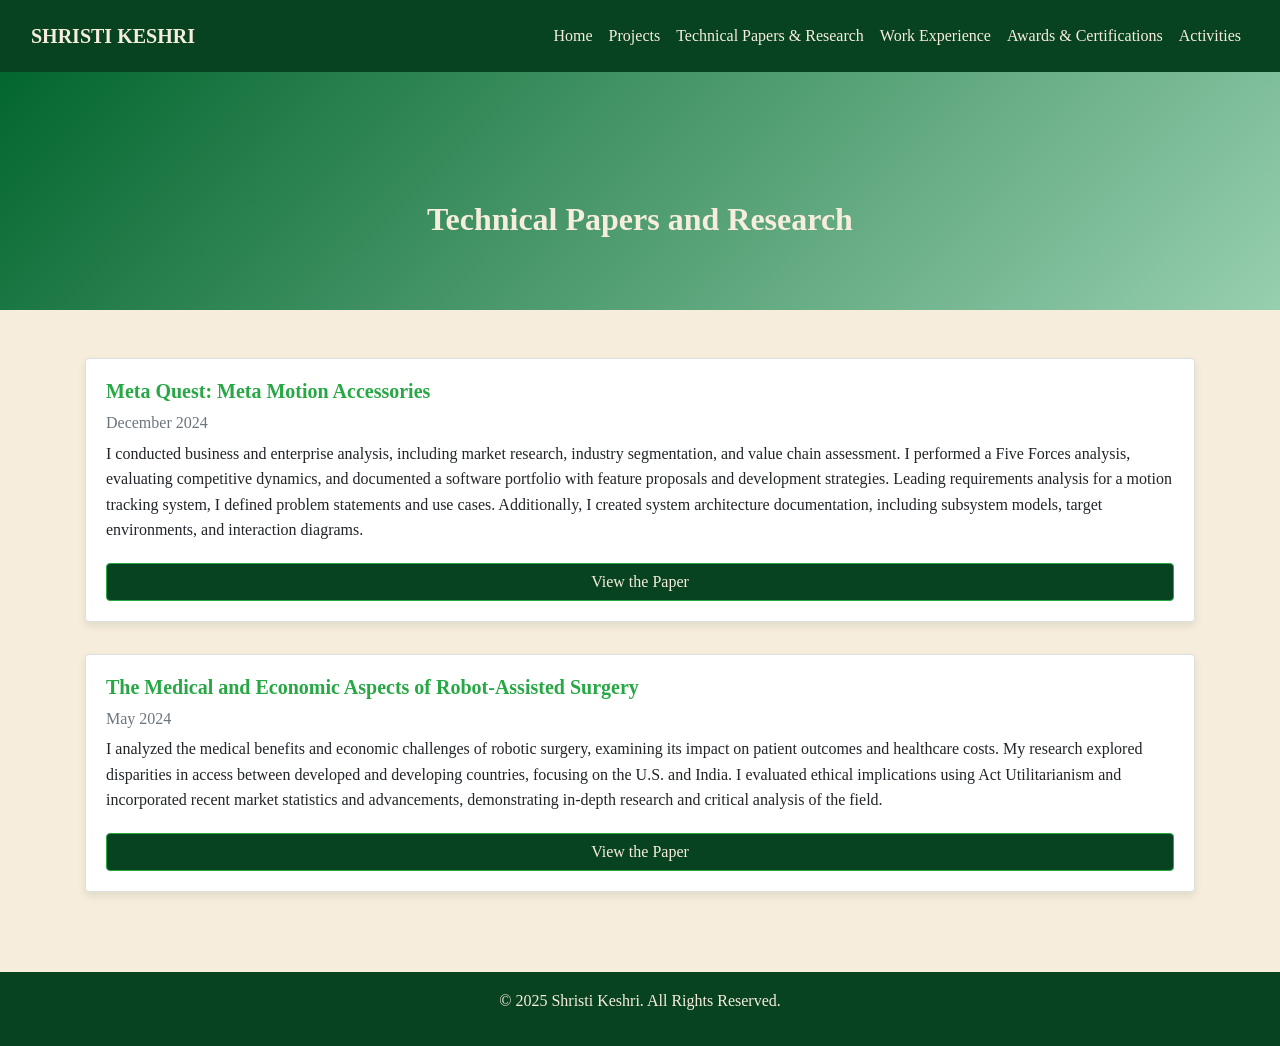
<file: technical.html>
<!DOCTYPE html>
<html lang="en">
<head>
    <meta charset="UTF-8">
    <meta name="viewport" content="width=device-width, initial-scale=1.0">
    <title>Projects - Shristi Keshri</title>

    <!-- Google Fonts -->
    <link href="https://fonts.googleapis.com/css2?family=Roboto:wght@400;700&display=swap" rel="stylesheet">

    <!-- Bootstrap CSS -->
    <link href="https://stackpath.bootstrapcdn.com/bootstrap/4.5.2/css/bootstrap.min.css" rel="stylesheet">

    <!-- Font Awesome -->
    <link href="https://cdnjs.cloudflare.com/ajax/libs/font-awesome/5.15.3/css/all.min.css" rel="stylesheet">

    <!-- Custom CSS -->
    <link rel="stylesheet" href="style.css">
</head>
<body style="background-color: #f7eddd;"> <!-- Light beige background -->
    <!-- Navbar -->
    <nav class="navbar navbar-expand-lg navbar-dark" style="background-color: #084321;">
        <div class="container-fluid">
            <a class="navbar-brand" href="index.html">SHRISTI KESHRI</a>
            <button class="navbar-toggler" type="button" data-bs-toggle="collapse" data-bs-target="#navbarNav" aria-controls="navbarNav" aria-expanded="false" aria-label="Toggle navigation">
                <span class="navbar-toggler-icon"></span>
            </button>
            <div class="collapse navbar-collapse justify-content-end" id="navbarNav">
                <ul class="navbar-nav">
                    <li class="nav-item"><a class="nav-link" href="index.html">Home</a></li>
                    <li class="nav-item"><a class="nav-link" href="projects.html">Projects</a></li>
                    <li class="nav-item"><a class="nav-link" href="technical.html">Technical Papers & Research</a></li>
                    <li class="nav-item"><a class="nav-link" href="work-experience.html">Work Experience</a></li>
                    <li class="nav-item"><a class="nav-link" href="awards-certifications.html">Awards & Certifications</a></li>
                    <li class="nav-item"><a class="nav-link" href="activities.html">Activities</a></li>
                </ul>
            </div>
        </div>
    </nav>
    <!-- Technical Section -->
    <header><h2 class="text-center mb-4">Technical Papers and Research</h2></header>

    <section id="papers" class="container my-5">    
        <div class="row">
            <!-- Paper 1 -->
            <div class="col-12 mb-3">
                <div class="card mb-3">
                    <div class="card-body">
                        <h5 class="card-title text-success">Meta Quest: Meta Motion Accessories</h5>
                        <h6 class="card-date text-muted">December 2024</h6> <!-- Project Date -->
                        <p class="card-text">I conducted business and enterprise analysis, including market research, industry segmentation, and 
                            value chain assessment. I performed a Five Forces analysis, evaluating competitive dynamics, and documented a software portfolio 
                            with feature proposals and development strategies. Leading requirements analysis for a motion tracking system, I defined problem 
                            statements and use cases. Additionally, I created system architecture documentation, including subsystem models, target environments, 
                            and interaction diagrams.</p>
                            <a href="papers/Meta Quest - Term Project.pdf" class="btn btn-success" target="_blank">View the Paper</a>
                    </div>
                </div>
            </div>

            <!-- Paper 2 -->
            <div class="col-12 mb-3">
                <div class="card mb-3">
                    <div class="card-body">
                        <h5 class="card-title text-success">The Medical and Economic Aspects of Robot-Assisted Surgery</h5>
                        <h6 class="card-date text-muted">May 2024</h6> <!-- Project Date -->
                        <p class="card-text">I analyzed the medical benefits and economic challenges of robotic surgery, examining its impact on patient 
                            outcomes and healthcare costs. My research explored disparities in access between developed and developing countries, focusing on the 
                            U.S. and India. I evaluated ethical implications using Act Utilitarianism and incorporated recent market statistics and advancements, 
                            demonstrating in-depth research and critical analysis of the field.</p>
                            <a href="papers/THE USE OF TECHNOLOGY IN SURGERY.pdf" class="btn btn-success" target="_blank">View the Paper</a>
                    </div>
                </div>
            </div>
        </section>


    <!-- Footer -->
    <footer class="text-center py-3">
        <p>&copy; 2025 Shristi Keshri. All Rights Reserved.</p>
    </footer>

    <!-- Bootstrap JS and dependencies -->
    <script src="https://code.jquery.com/jquery-3.5.1.slim.min.js"></script>
    <script src="https://cdn.jsdelivr.net/npm/@popperjs/core@2.9.3/dist/umd/popper.min.js"></script>
    <script src="https://stackpath.bootstrapcdn.com/bootstrap/4.5.2/js/bootstrap.min.js"></script>
    <script src="https://cdn.jsdelivr.net/npm/@popperjs/core@2.11.6/dist/umd/popper.min.js"></script>
    <script src="https://cdn.jsdelivr.net/npm/bootstrap@5.1.3/dist/js/bootstrap.min.js"></script>
    <!-- Custom JS -->
    <script src="script.js"></script>
</body>
</html>
</file>
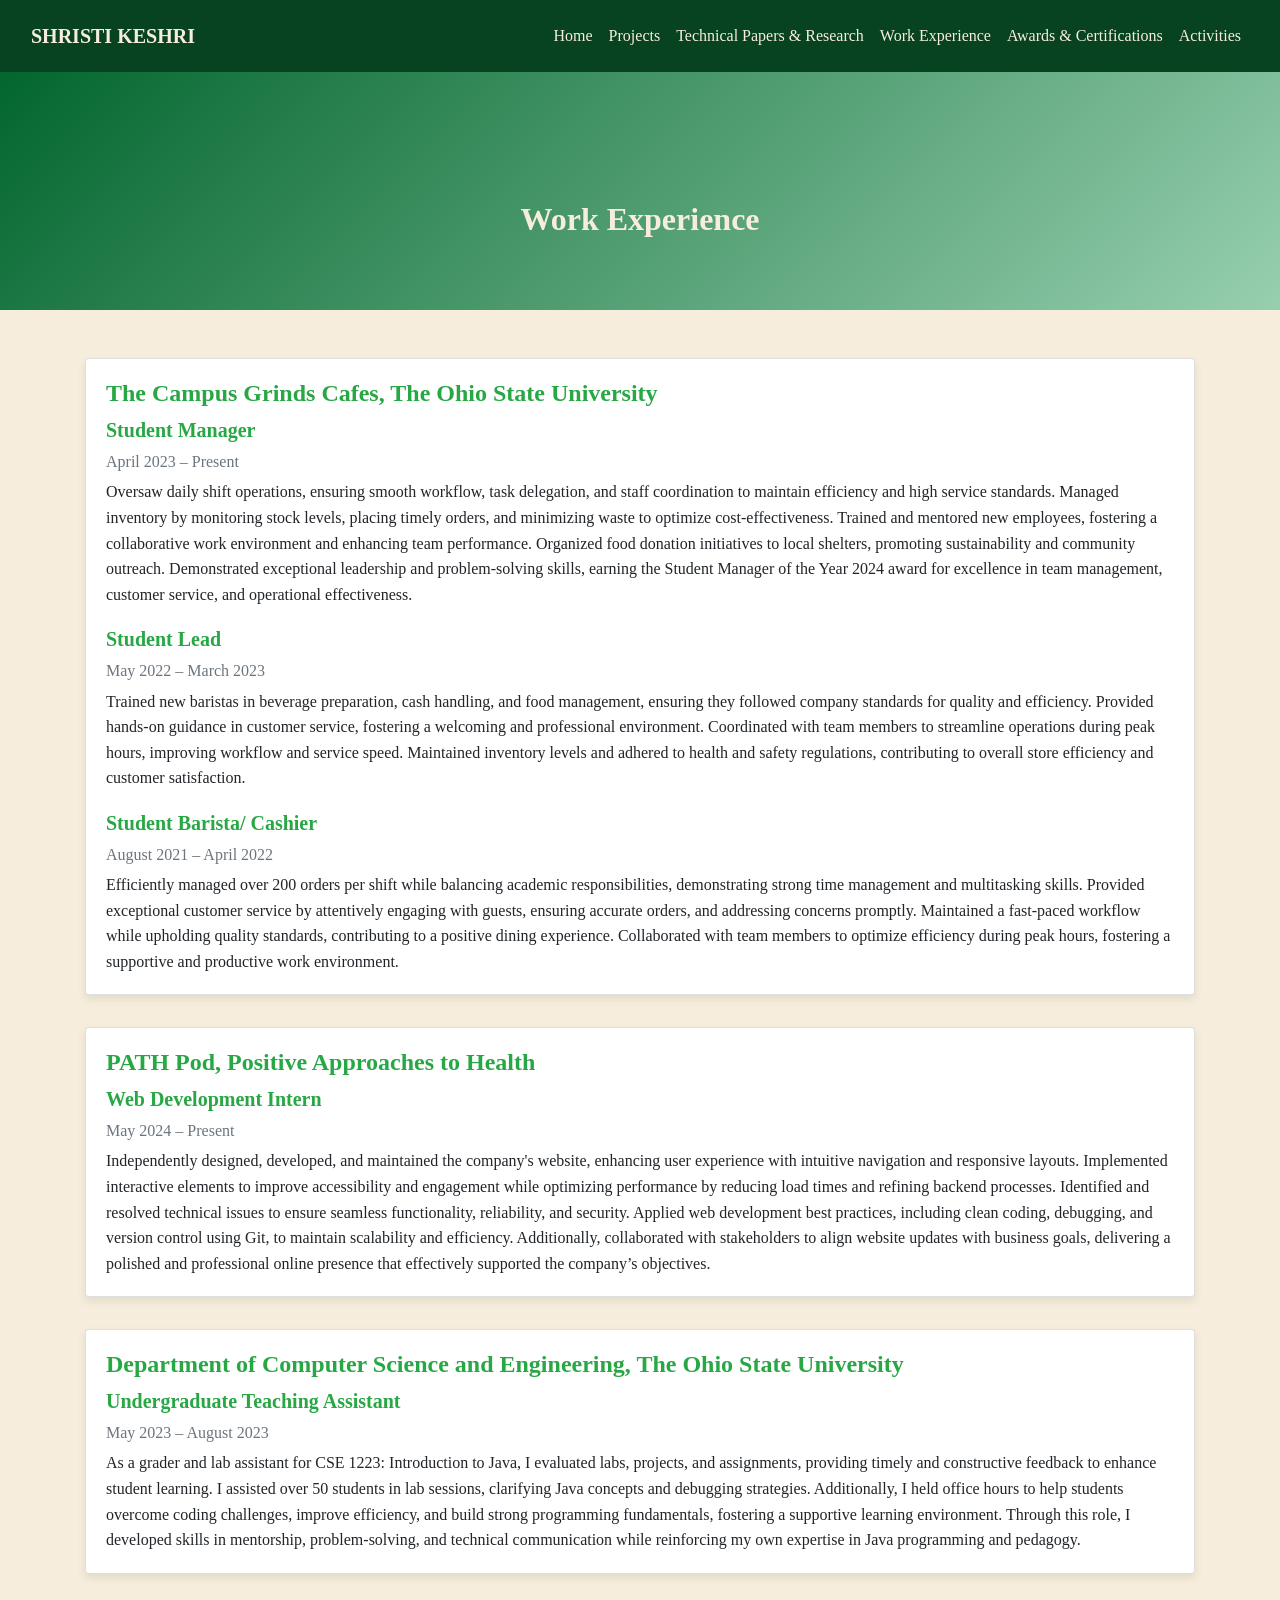
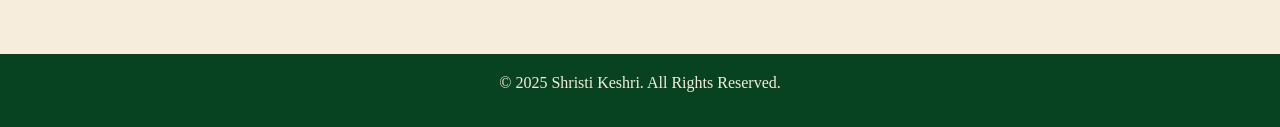
<file: work-experience.html>
<!-- Similar to the projects.html, you can structure the work-experience.html page similarly, with your details -->
<!DOCTYPE html>
<html lang="en">
<head>
    <meta charset="UTF-8">
    <meta name="viewport" content="width=device-width, initial-scale=1.0">
    <title>Projects - Shristi Keshri</title>

    <!-- Google Fonts -->
    <link href="https://fonts.googleapis.com/css2?family=Roboto:wght@400;700&display=swap" rel="stylesheet">

    <!-- Bootstrap CSS -->
    <link href="https://stackpath.bootstrapcdn.com/bootstrap/4.5.2/css/bootstrap.min.css" rel="stylesheet">

    <!-- Font Awesome -->
    <link href="https://cdnjs.cloudflare.com/ajax/libs/font-awesome/5.15.3/css/all.min.css" rel="stylesheet">

    <!-- Custom CSS -->
    <link rel="stylesheet" href="style.css">
</head>
<body style="background-color: #f7eddd;"> <!-- Light beige background -->
    <!-- Navbar -->
    <nav class="navbar navbar-expand-lg navbar-dark" style="background-color: #084321;">
        <div class="container-fluid">
            <a class="navbar-brand" href="index.html">SHRISTI KESHRI</a>
            <button class="navbar-toggler" type="button" data-bs-toggle="collapse" data-bs-target="#navbarNav" aria-controls="navbarNav" aria-expanded="false" aria-label="Toggle navigation">
                <span class="navbar-toggler-icon"></span>
            </button>
            <div class="collapse navbar-collapse justify-content-end" id="navbarNav">
                <ul class="navbar-nav">
                    <li class="nav-item"><a class="nav-link" href="index.html">Home</a></li>
                    <li class="nav-item"><a class="nav-link" href="projects.html">Projects</a></li>
                    <li class="nav-item"><a class="nav-link" href="technical.html">Technical Papers & Research</a></li>
                    <li class="nav-item"><a class="nav-link" href="work-experience.html">Work Experience</a></li>
                    <li class="nav-item"><a class="nav-link" href="awards-certifications.html">Awards & Certifications</a></li>
                    <li class="nav-item"><a class="nav-link" href="activities.html">Activities</a></li>
                </ul>
            </div>
        </div>
    </nav>
<!-- Work Experience Section -->
<header><h2 class="text-center mb-4">Work Experience</h2></header>

<section id="papers" class="container my-5">    
    <div class="row">
        
        <!-- Job 1 -->
        <div class="col-12 mb-3">
            <div class="card mb-3">
                <div class="card-body">
                    <h4 class="card-title text-success">The Campus Grinds Cafes, The Ohio State University</h4>
                    <h5 class="card-title text-success">Student Manager</h5>
                    <h6 class="card-date text-muted">April 2023 – Present</h6> 
                    <p class="card-text">Oversaw daily shift operations, ensuring smooth workflow, task delegation, and staff coordination to maintain 
                        efficiency and high service standards. Managed inventory by monitoring stock levels, placing timely orders, and minimizing waste 
                        to optimize cost-effectiveness. Trained and mentored new employees, fostering a collaborative work environment and enhancing team 
                        performance. Organized food donation initiatives to local shelters, promoting sustainability and community outreach. Demonstrated 
                        exceptional leadership and problem-solving skills, earning the Student Manager of the Year 2024 award for excellence in team management, 
                        customer service, and operational effectiveness.
                    </p>
                    <h5 class="card-title text-success">Student Lead</h5>
                    <h6 class="card-date text-muted">May 2022 – March 2023</h6> 
                    <p class="card-text">Trained new baristas in beverage preparation, cash handling, and food management, ensuring they followed company standards 
                        for quality and efficiency. Provided hands-on guidance in customer service, fostering a welcoming and professional environment. Coordinated 
                        with team members to streamline operations during peak hours, improving workflow and service speed. Maintained inventory levels and adhered to 
                        health and safety regulations, contributing to overall store efficiency and customer satisfaction.
                    </p>
                    <h5 class="card-title text-success">Student Barista/ Cashier</h5>
                    <h6 class="card-date text-muted">August 2021 – April 2022</h6> 
                    <p class="card-text">Efficiently managed over 200 orders per shift while balancing academic responsibilities, demonstrating strong time management and 
                        multitasking skills. Provided exceptional customer service by attentively engaging with guests, ensuring accurate orders, and addressing concerns 
                        promptly. Maintained a fast-paced workflow while upholding quality standards, contributing to a positive dining experience. Collaborated with team 
                        members to optimize efficiency during peak hours, fostering a supportive and productive work environment.
                    </p>
                </div>
            </div>
        </div>
        <!-- Job 2 -->
        <div class="col-12 mb-3">
            <div class="card mb-3">
                <div class="card-body">
                    <h4 class="card-title text-success">PATH Pod, Positive Approaches to Health</h4>
                    <h5 class="card-title text-success">Web Development Intern</h5>
                    <h6 class="card-date text-muted">May 2024 – Present</h6> 
                    <p class="card-text">Independently designed, developed, and maintained the company's website, enhancing user experience with intuitive navigation 
                        and responsive layouts. Implemented interactive elements to improve accessibility and engagement while optimizing performance by reducing load 
                        times and refining backend processes. Identified and resolved technical issues to ensure seamless functionality, reliability, and security. 
                        Applied web development best practices, including clean coding, debugging, and version control using Git, to maintain scalability and efficiency. 
                        Additionally, collaborated with stakeholders to align website updates with business goals, delivering a polished and professional online presence 
                        that effectively supported the company’s objectives.</p>
                </div>
            </div>
        </div>

        <!-- Job 3 -->
        <div class="col-12 mb-3">
            <div class="card mb-3">
                <div class="card-body">
                    <h4 class="card-title text-success">Department of Computer Science and Engineering, The Ohio State University</h4>
                    <h5 class="card-title text-success">Undergraduate Teaching Assistant</h5>
                    <h6 class="card-date text-muted">May 2023 – August 2023</h6> 
                    <p class="card-text">As a grader and lab assistant for CSE 1223: Introduction to Java, I evaluated labs, projects, and assignments, 
                        providing timely and constructive feedback to enhance student learning. I assisted over 50 students in lab sessions, 
                        clarifying Java concepts and debugging strategies. Additionally, I held office hours to help students overcome coding challenges, 
                        improve efficiency, and build strong programming fundamentals, fostering a supportive learning environment. Through this role, 
                        I developed skills in mentorship, problem-solving, and technical communication while reinforcing my own expertise in Java programming and pedagogy.</p>
                </div>
            </div>
        </div>

    </section>

<!-- Footer -->
<footer class="text-center py-3">
    <p>&copy; 2025 Shristi Keshri. All Rights Reserved.</p>
</footer>

<!-- Bootstrap JS and dependencies -->
<script src="https://code.jquery.com/jquery-3.5.1.slim.min.js"></script>
<script src="https://cdn.jsdelivr.net/npm/@popperjs/core@2.9.3/dist/umd/popper.min.js"></script>
<script src="https://stackpath.bootstrapcdn.com/bootstrap/4.5.2/js/bootstrap.min.js"></script>
<script src="https://cdn.jsdelivr.net/npm/@popperjs/core@2.11.6/dist/umd/popper.min.js"></script>
<script src="https://cdn.jsdelivr.net/npm/bootstrap@5.1.3/dist/js/bootstrap.min.js"></script>

<!-- Custom JS -->
<script src="script.js"></script>
</body>
</html>
</file>
<file: style.css>
/* General Styles */
body {
    font-family: 'Georgia', serif;
    margin-top: 56px; /* Offset for fixed navbar */
    background-color: #f7eddd; /* Light beige background */
}

h2 {
    color: #f7eddd;
    font-weight: 700;
    padding-top: 5rem;
    margin-bottom: 5rem;
}

p {
    
    line-height: 1.6;
}

body, html {
    height: 100%;
    margin: 0;
    padding: 0;
}

header, section {
    flex-direction: column; /* Stack content vertically */
}

#about {
    padding: 2rem 0;
}

.profile-photo {
    width: 300px; /* Adjust size as needed */
    height: 300px; /* Make it a square */
    margin-bottom: 2rem; /* Add some spacing below the photo */
    object-fit: cover; /* Ensure the image is properly cropped */
}


/* Navbar */
.navbar {
    background-color: #084321; /* Green theme */
    padding-top: 1rem;
    padding-bottom: 1rem;
}

.nav-link {
    color: #f7eddd !important;
    transition: color 0.3s;
}

.nav-link:hover {
    color: #f8f9fa !important;
}

/* Navbar Brand (SHRISTI KESHRI) */
.navbar-brand {
    color: #f7eddd !important; /* Set to white */
    font-weight: bold; /* Optional: Make it bold */
    transition: color 0.3s ease; /* Add a smooth color transition */
}

.navbar-brand:hover {
    color: #f8f9fa !important; /* Slightly lighter color on hover */
}

/* Header */
header {
    background: linear-gradient(135deg, #03662e, #97cfaf); /* Green gradient */
    color: #f7eddd; /* Text color */
    padding: 3rem 1rem;
    text-align: center;
}

/* Projects Section */
.card {
    box-shadow: 0 4px 8px rgba(8, 67, 9, 0.1);
    transition: transform 0.3s ease;
    display: flex;
    flex-direction: column;  /* Align items vertically inside the card */
    justify-content: space-between;  /* Space out content, so the button goes at the bottom */
}

.card:hover {
    transform: translateY(-10px);
}

.card-title {
    font-weight: 700;
    margin-bottom: 10px;  /* Add space below the title */
}

.card-text {
    margin-bottom: 20px;  /* Add space below the text */
}

.card-body {
    padding: 20px;
    display: flex;
    flex-direction: column;
    justify-content: space-between;  /* Ensure the text and button are spaced out */
}

.card .btn {
    margin-top: auto;  /* Push button to the bottom of the card */
}

.btn-success {
    background-color: #084321; /* New background color */
    color: #f7eddd; /* Text color */
}

.btn-success:hover {
    background-color: #084321; /* Darker shade on hover */
}

/* Footer */
footer {
    background-color: #084321; /* Green theme */
    color:#f7eddd;
    margin-top: 2rem;
}

/* Responsive Styles */
@media (max-width: 768px) {
    header {
        padding: 2rem 1rem;
    }
}
</file>
